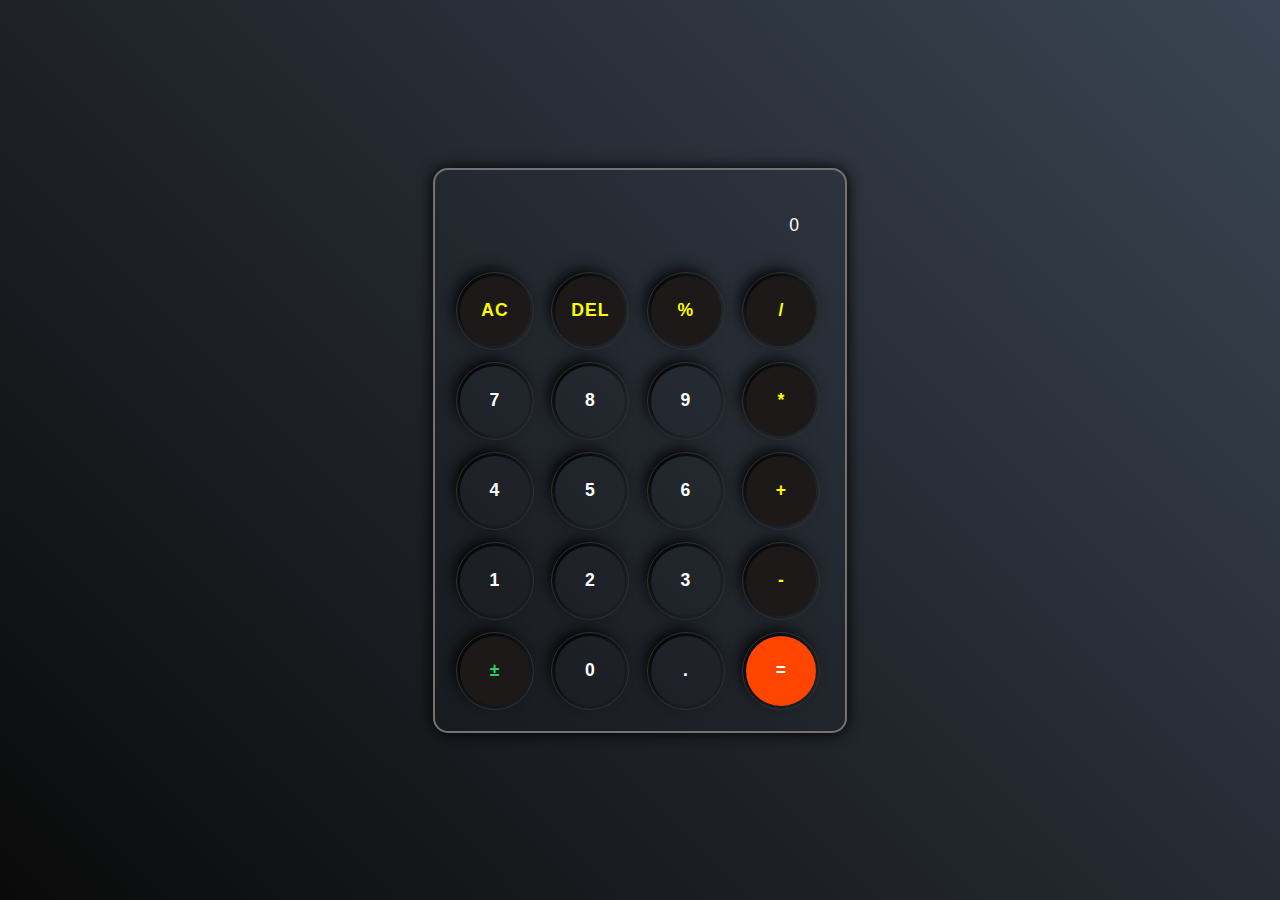
<file: CalculatorApp/index.html>
<!DOCTYPE html>
<html lang="en">
<head>
    <meta charset="UTF-8">
    <meta name="viewport" content="width=device-width, initial-scale=1.0">
    <link rel="stylesheet" href="./assets/css/style.css">
    <link rel="stylesheet" href="./assets/css/responsive.css">
    <title>CalculatorApp</title>
</head>
<body>
    
    <div class="calculator">

        <div class="display">
            <input type="text" id="inputBox" placeholder="0" disabled value="0"/>
        </div>

        <div class="row">
            <button type="button" class="opr">AC</button>
            <button type="button" class="opr">DEL</button>
            <button type="button" class="opr">%</button>
            <button type="button" class="opr">/</button>
        </div>

        <div class="row">
            <button type="button">7</button>
            <button type="button">8</button>
            <button type="button">9</button>
            <button type="button" class="opr">*</button>
        </div>

        <div class="row">
            <button type="button">4</button>
            <button type="button">5</button>
            <button type="button">6</button>
            <button type="button" class="opr">+</button>
        </div>

        <div class="row">
            <button type="button">1</button>
            <button type="button">2</button>
            <button type="button">3</button>
            <button type="button" class="opr">-</button>
        </div>

        <div class="row">
            <button type="button" id="plusMinus">&#xB1;</button>       <!--  +- --> 
            <button type="button">0</button>
            <button type="button">.</button>
            <button type="button" id="eqBtn">=</button>
        </div>

    </div>


    <script src="./assets/js/main.js"></script>
</body>
</html>
</file>
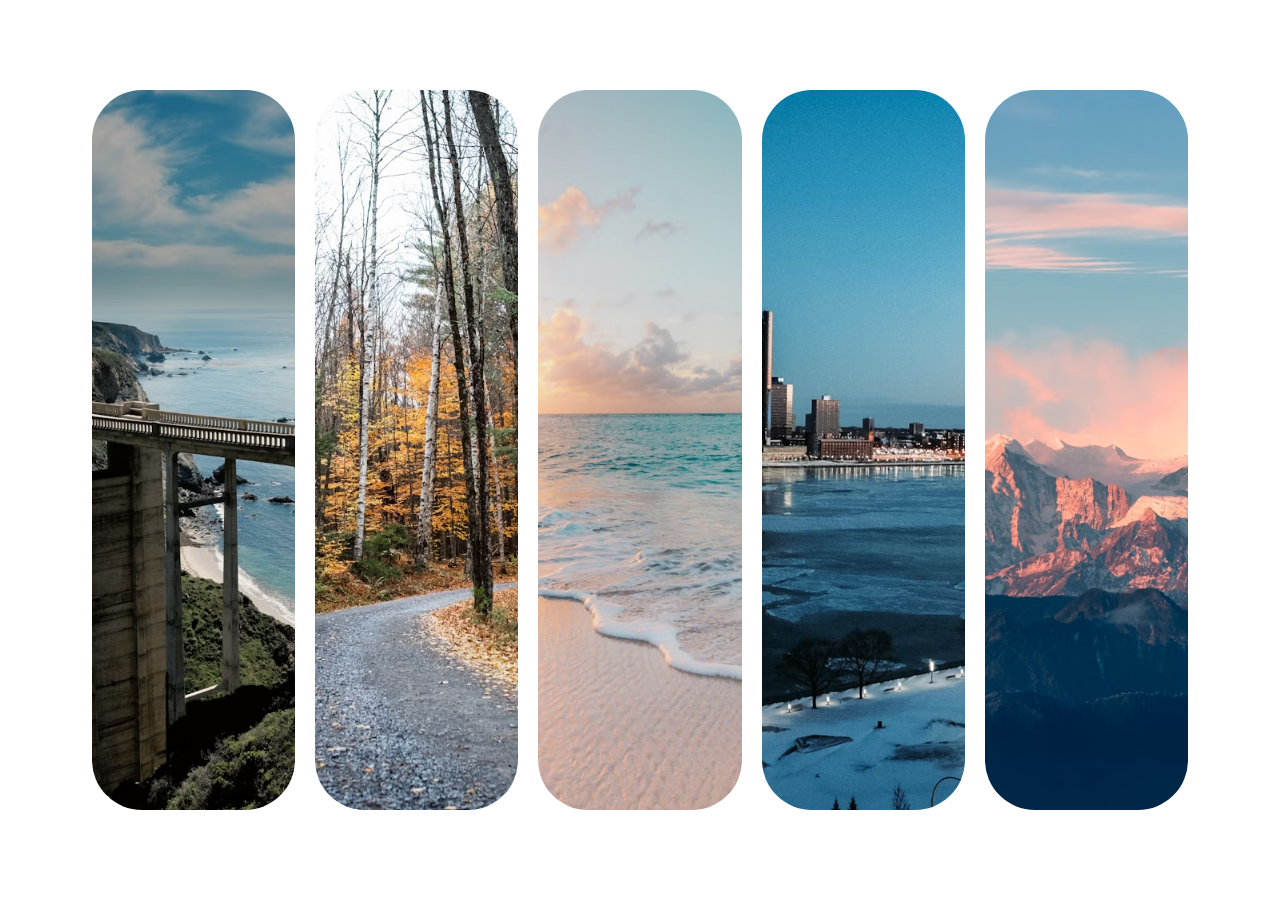
<file: ExpandingCards/index.html>
<!DOCTYPE html>
<html lang="en">
<head>
    <meta charset="UTF-8">
    <meta name="viewport" content="width=device-width, initial-scale=1.0">
    <link rel="stylesheet" href="./assets/css/bootstrap.min.css">
    <link rel="stylesheet" href="./assets/css/all.min.css">
    <link rel="stylesheet" href="./assets/css/style.css">
    <link rel="stylesheet" href="./assets/css/responsive.css">
    <link href="https://fonts.googleapis.com/css2?family=Playwrite+RO:wght@100..400&family=Roboto:ital,wght@0,100..900;1,100..900&display=swap" rel="stylesheet">
    <title>Expanding Cards</title>
</head>
<body class="d-flex justify-content-center align-items-center overflow-hidden">

    <div class="container d-flex">
            <div class="panel">
                <h3>Explore The World</h3>
            </div>
            <div class="panel">
                <h3>Wild Forest</h3>
            </div>
            <div class="panel">
                <h3>Sunny Beach</h3>
            </div>
            <div class="panel">
                <h3>City on Winter</h3>
            </div>
            <div class="panel">
                <h3>Mountains - Clouds</h3>
            </div>
    </div>    
    <script src="./assets/js/bootstrap.bundle.min.js"></script>
    <script src="./assets/js/index.js"></script>
</body>
</html>
</file>
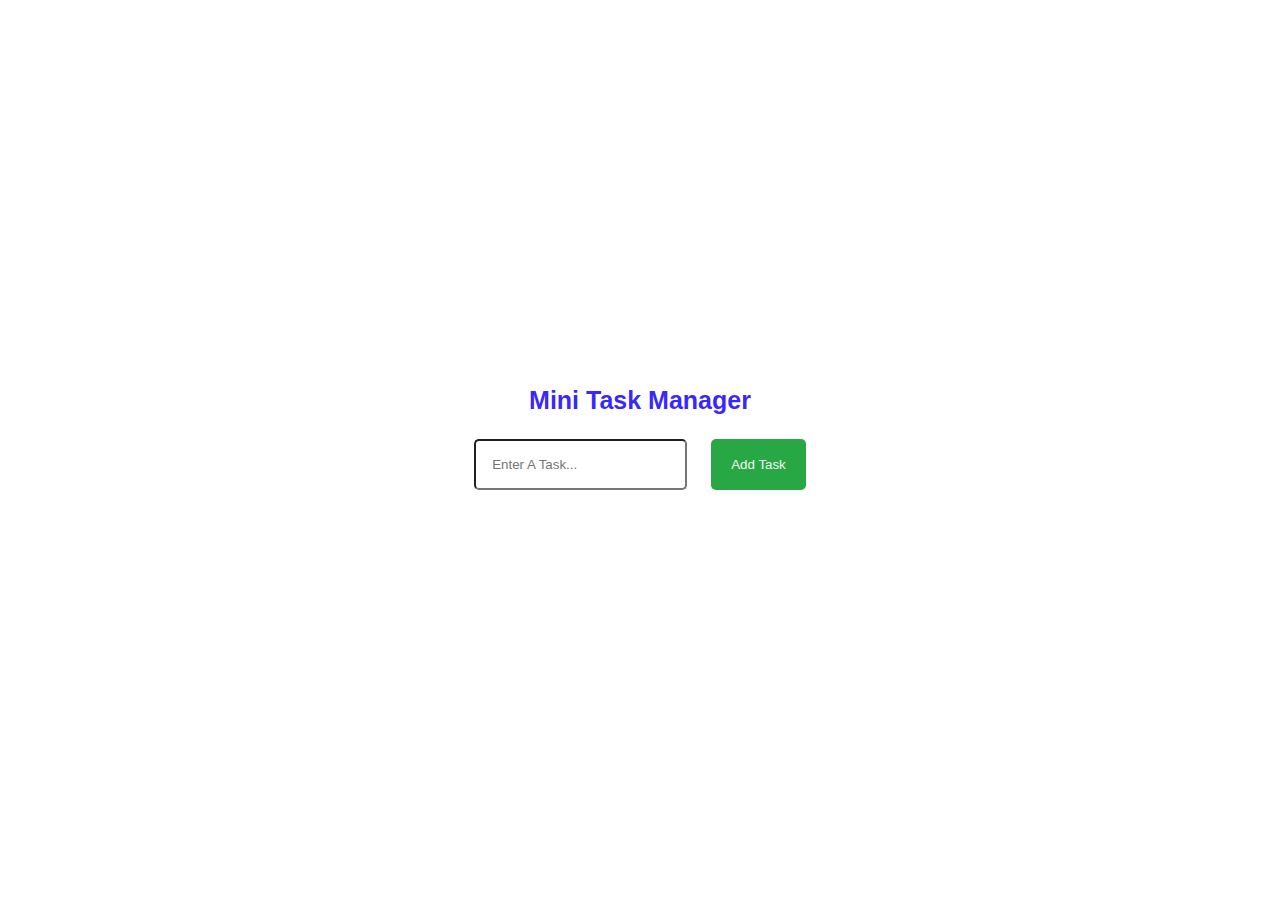
<file: MiniToDoList/index.html>
<!DOCTYPE html>
<html lang="en">

<head>
    <meta charset="UTF-8">
    <meta name="viewport" content="width=device-width, initial-scale=1.0">
    <link rel="stylesheet" href="./assets/css/style.css">
    <title>To-Do List</title>
</head>

<body>

    <div class="container">
        <h2 class="To-Do-Name"> Mini Task Manager</h2>

        <div class="input-group">
            <input type="text" id="taskInput" placeholder="Enter A Task...">
            <button id="addTaskBtn">Add Task</button>
        </div>

        <ul id="taskList"></ul>

    </div>

    <script src="./assets/js/main.js"></script>
</body>

</html>
</file>
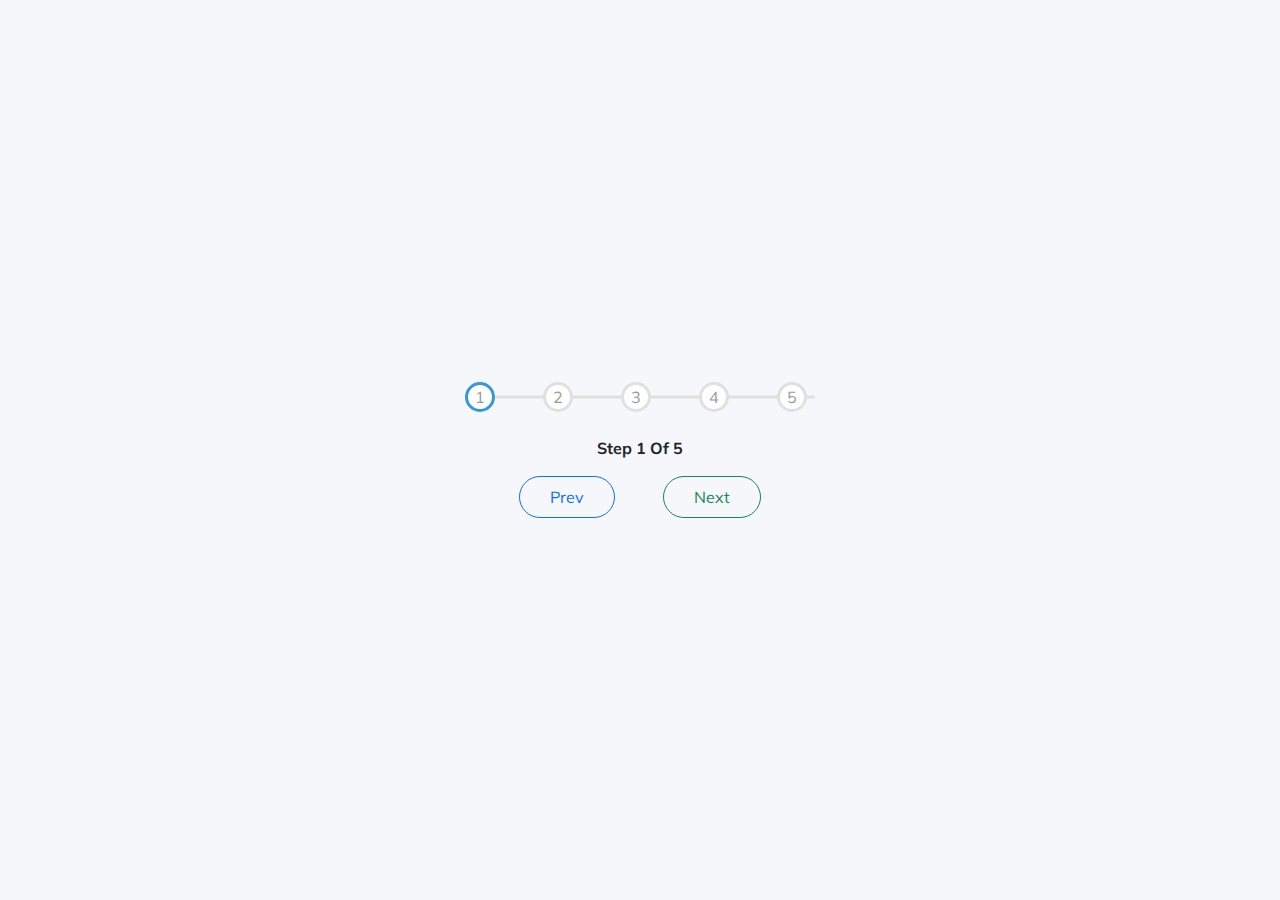
<file: ProgressSteps/index.html>
<!DOCTYPE html>
<html lang="en">
<head>
    <meta charset="UTF-8">
    <meta name="viewport" content="width=device-width, initial-scale=1.0">
    <link rel="stylesheet" href="./assets/css/bootstrap.min.css">
    <link rel="stylesheet" href="./assets/css/all.min.css">
    <link rel="stylesheet" href="./assets/css/style.css">
    <link rel="stylesheet" href="./assets/css/responsive.css">
    <meta name="author" content="Ahmed Khaled">
    <title>Progress Steps</title>
    <link href="https://fonts.googleapis.com/css2?family=Mulish:ital,wght@0,200..1000;1,200..1000&family=Playwrite+RO:wght@100..400&family=Roboto:ital,wght@0,100..900;1,100..900&family=Tajawal:wght@200;300;400;500;700;800;900&display=swap" rel="stylesheet">
</head>
<body class="min-vh-100  d-flex">
 
    <div class="container d-flex justify-content-center align-items-center flex-column">    
        <div class="progress-container d-flex gap-5 mb-4 position-relative flex-wrap ">
            <div class="progress-circle position-absolute " id="progress"></div>
                <div class="circle active">1</div>
                <div class="circle">2</div>
                <div class="circle">3</div>
                <div class="circle">4</div>
                <div class="circle">5</div>
        </div>
        <p id="step-counter" class="fw-bold mb-3 text-capitalize">Step 1 of 5</p>
        <div class="progress-btn d-flex justify-content-center gap-5">
            <button class="btn btn-outline-primary rounded-pill" id="prev">Prev</button>
            <button class="btn btn-outline-success  rounded-pill" id="next">Next</button>
        </div>
    </div>

    <script src="./assets/js/bootstrap.bundle.min.js"></script>
    <script src="./assets/js/main.js"></script>
</body>
</html>
</file>
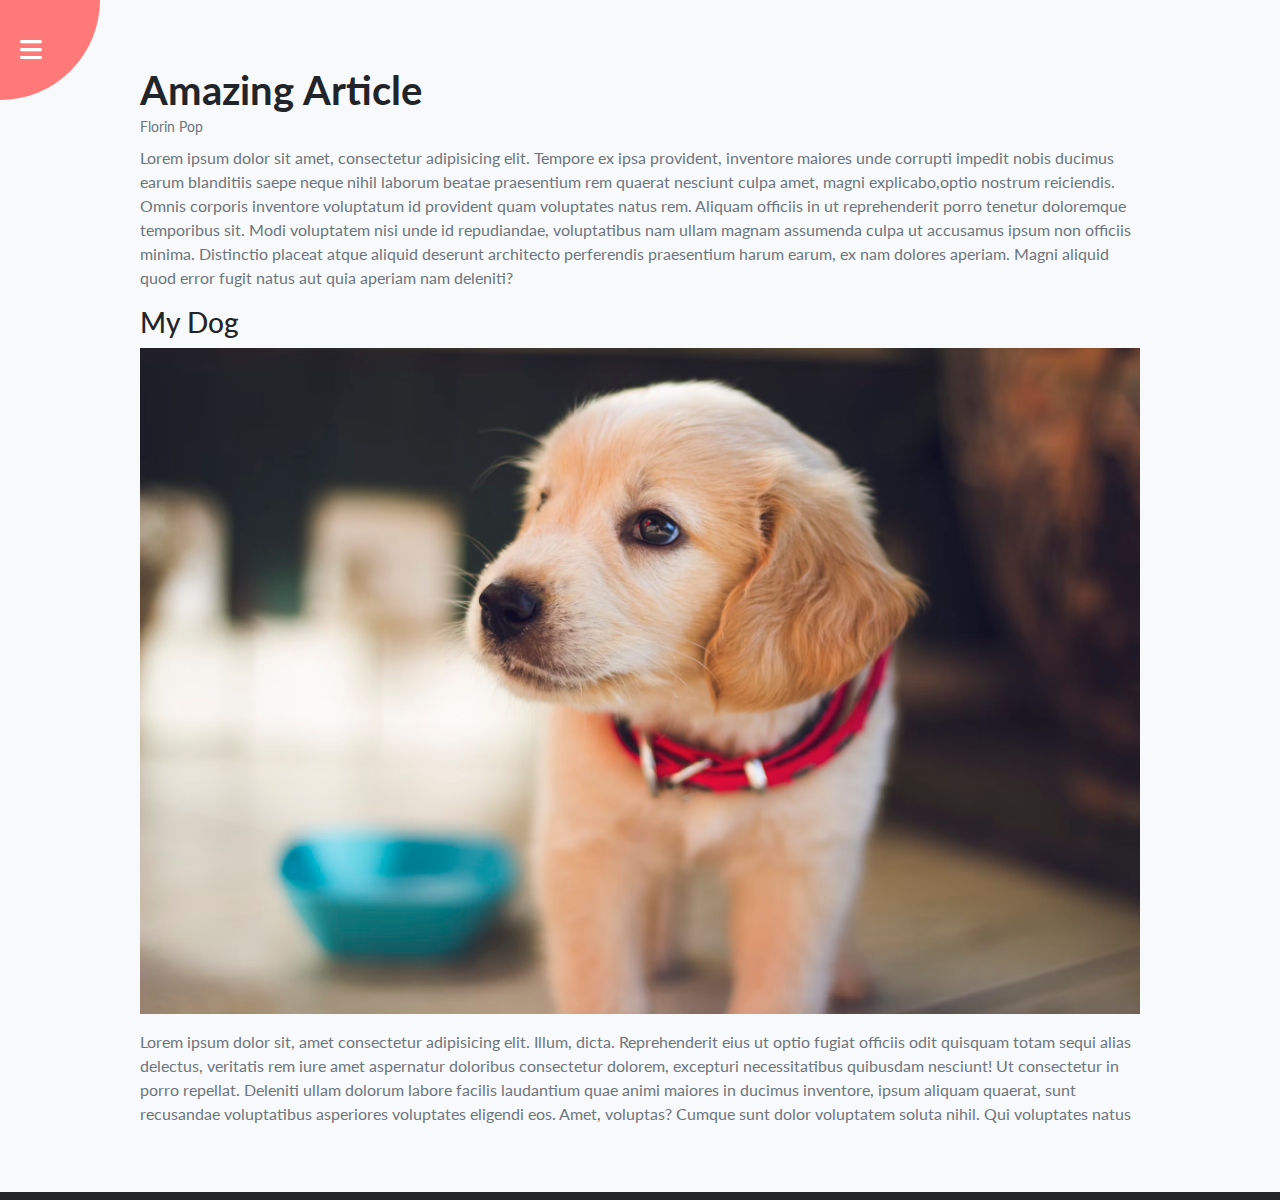
<file: RotationNavigation/index.html>
<!DOCTYPE html>
<html lang="en">
<head>
    <meta charset="UTF-8">
    <meta name="viewport" content="width=device-width, initial-scale=1.0">
    <link rel="stylesheet" href="./assets/css/bootstrap.min.css">
    <link rel="stylesheet" href="./assets/css/all.min.css">
    <link rel="stylesheet" href="./assets/css/style.css">
    <link rel="stylesheet" href="./assets/css/responsive.css">
    <link href="https://fonts.googleapis.com/css2?family=Lato:ital,wght@0,100;0,300;0,400;0,700;0,900;1,100;1,300;1,400;1,700;1,900&display=swap" rel="stylesheet">
    <title>Rotation Navigation</title>
</head>
<body class="bg-dark text-black-50">

    <div class="container m-0 p-0 bg-light text-dark min-vh-100 p-3 mb-2">
        <div class="circle-container">
            <div class="circle">
                <button id="close">
                    <i class="fas fa-times"></i>
                </button>
                <button id="open">
                    <i class="fas fa-bars"></i>
                </button>
            </div>
        </div>

        <!-- start content section -->
        <div class="content-section">

            <!-- start content text -->
            <div class="content-text">
                
                <!-- start content head -->
             <div class="content-head">
                <h1 class="text-capitalize fw-bold m-0">amazing article</h1>
                <small class="text-muted text-capitalize"> florin pop</small>
               </div>
               <!-- end contnet head -->

               <!-- start contnet foot -->
                <div class="content-foot mt-2">
                    <p class="text-muted">
                    Lorem ipsum dolor sit amet, consectetur adipisicing elit. Tempore ex ipsa provident, 
                    inventore maiores unde corrupti impedit nobis ducimus earum blanditiis saepe neque 
                    nihil laborum beatae praesentium rem quaerat nesciunt culpa amet, magni explicabo,optio nostrum reiciendis. 
                    <span> 
                        Omnis corporis inventore voluptatum id provident quam voluptates natus rem. Aliquam officiis in ut reprehenderit porro tenetur 
                        doloremque temporibus sit. Modi voluptatem nisi unde id repudiandae, voluptatibus nam ullam magnam assumenda 
                        culpa ut accusamus ipsum non officiis minima. Distinctio placeat atque aliquid deserunt architecto perferendis 
                        praesentium harum earum, ex nam dolores aperiam. Magni aliquid quod error fugit natus aut quia aperiam nam deleniti?
                    </span>
                    </p>
                </div>
                <!-- end content foot -->

            </div>
            <!-- end content text -->

            <!-- start img section -->
            <div class="img-section">
                <h3>My Dog</h3>
                <div class="img-content">
                    <img src="./assets/img/dog.avif" alt="dog">
                    <p class="mt-3 text-muted">
                        Lorem ipsum dolor sit, amet consectetur adipisicing elit. Illum, dicta. Reprehenderit eius ut optio fugiat 
                        officiis odit quisquam totam sequi alias delectus, veritatis rem iure amet aspernatur 
                        
                      <span>
                        doloribus consectetur dolorem, excepturi necessitatibus quibusdam nesciunt! 
                        Ut consectetur in porro repellat. Deleniti ullam dolorum labore facilis 
                        laudantium quae animi maiores in ducimus inventore, ipsum aliquam 
                        quaerat, sunt recusandae voluptatibus asperiores 
                        voluptates eligendi eos. Amet, voluptas? 
                        Cumque sunt dolor voluptatem soluta 
                        nihil. Qui voluptates natus 
                      </span>
                    </p>
                </div>
            </div>
            <!-- end img section -->

        </div>
        <!-- end content section -->

     
    </div>
    
       <!-- start nav -->
       <nav class="p-2 position-fixed">
        <ul class="list-unstyled">
            <li class="nav-item">
                <a href="#" class="nav-link d-block text-decoration-none ">
                    <i class="fas fa-home"></i>
                    Home
                </a>
            </li>
            <li>
                <a href="#" class="nav-link d-block text-decoration-none ">
                    <i class="fas fa-user-alt"></i>
                    About
                </a>
            </li>
            <li>
                <a href="#" class="nav-link d-block text-decoration-none ">
                    <i class="fas fa-tools"></i>
                    Services
                </a>
            </li>
            <li>
                <a href="#" class="nav-link d-block text-decoration-none">
                    <i class="fas fa-envelope"></i>
                    Contact
                </a>
            </li>
        </ul>
     </nav>
     <!-- end nav -->

    <script src="./assets/js/bootstrap.bundle.min.js"></script>
    <script src="./assets/js/main.js"></script>
</body>
</html>
</file>
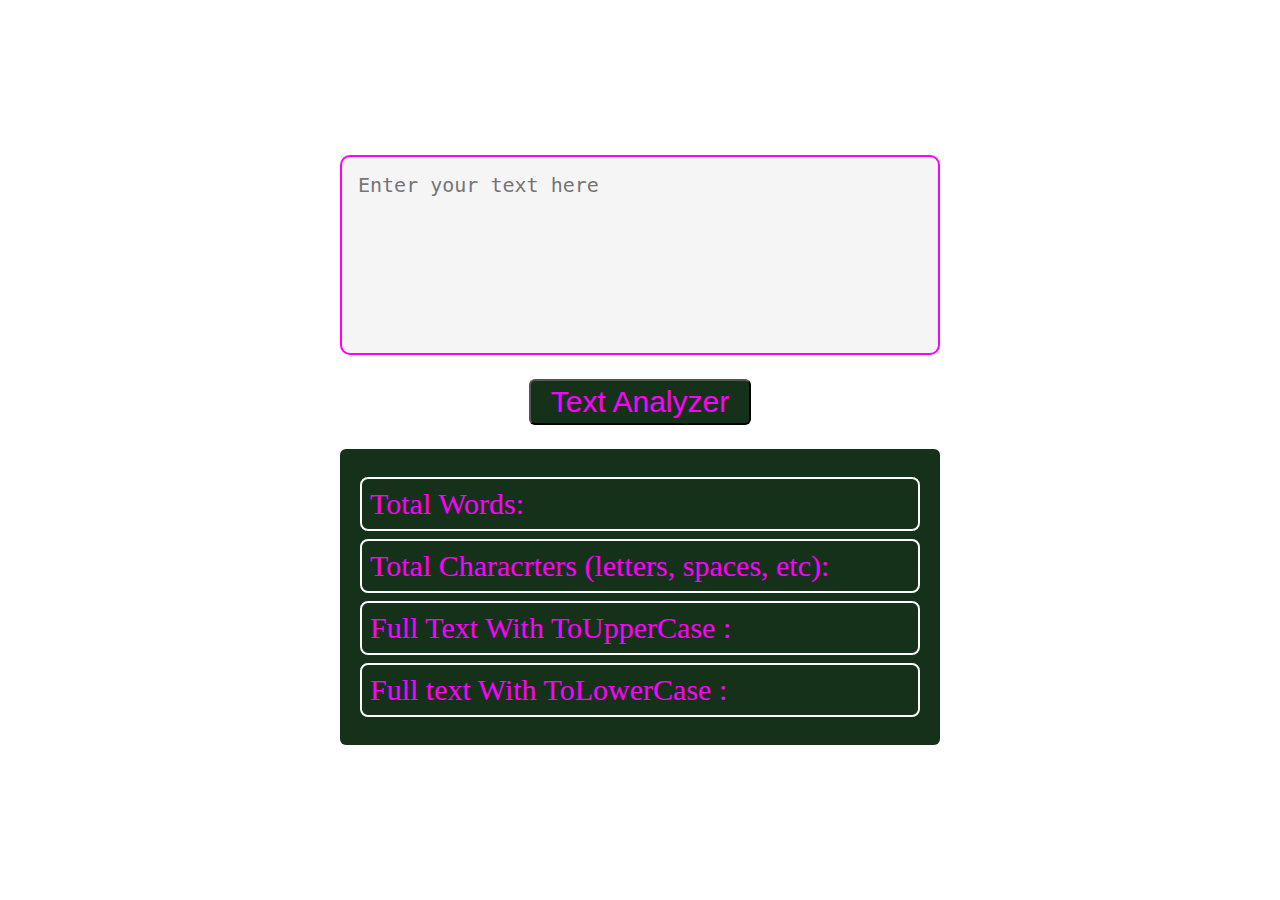
<file: TextAnalyzer/index.html>
<!DOCTYPE html>
<html lang="en">

<head>
    <meta charset="UTF-8">
    <meta name="viewport" content="width=device-width, initial-scale=1.0">
    <link rel="stylesheet" href="./assets/css/style.css">
    <title>Text Analyzer</title>
</head>

<body>



    <div class="project1">
        <div class="container">
            <textarea name="message" id="msg" placeholder="Enter your text here"></textarea>
            <button class="description">Text Analyzer</button>
            <div class="result">
                <p>Total Words: <span id="totalWords"></span></p>
                <p>Total Characrters (letters, spaces, etc): <span id="totalChar"> </span></p>
                <p>Full Text With ToUpperCase : <span id="textUpperCase"> </span></p>
                <p>Full text With ToLowerCase : <span id="textLowerCase"> </span></p>
            </div>
        </div>
    </div>


    <script src="./assets/js/main.js"></script>
</body>

</html>
</file>
<file: CalculatorApp/assets/css/style.css>
*{
    padding: 0;
    margin: 0;
    box-sizing: border-box;
    font-family: Arial, Helvetica, sans-serif;
    letter-spacing: .0625rem;
}
body{
    min-height: 100vh;
    max-width: 100%;
    display: flex;
    justify-content: center;
    align-items: center;
    background: linear-gradient(45deg,#0a0a0a,#3a4452);
}
.calculator{
    padding: .9375rem;
    box-shadow: 0 0 .9375rem #000;
    border: .125rem solid #747272;
    border-radius: .9375rem;
}
.display input{
    width: 22.5rem;
    border: none;
    outline: none;
    padding: 1.25rem;
    margin: .625rem;
    background-color: transparent;
    color: #fff;
    font-size: 2.5rem;
    text-align: right;
    cursor: pointer;
}
input::placeholder{
    color: #fff;
}
button{
    width: 4.375rem;
    height: 4.375rem;
    margin: .625rem;
    background: transparent;
    color: #fff;
    font-size: 1.375rem;
    font-weight: 600;
    cursor: pointer; 
    border: none;
    box-shadow: -5px -6px 15px #000;
    border-radius: 50%;
    outline: 1px solid #313131;
    outline-offset: 3px;
}
button:active{
    background-color: #000;
    transform: translate(2px,2px);
}

.opr{
    color: #fbff00;
}
#plusMinus{
    color: #23d363;
}
.opr,
#plusMinus{
    background-color: #1e1919;
    font-weight: 700;
}
#eqBtn{
    background-color: #ff4500;
    font-weight: 900;
}
</file>
<file: CalculatorApp/assets/css/responsive.css>
/* For small devices */
@media screen and (max-width:410px){
    .display input{
        width: 110px;
        padding: 0.5rem;
        margin: 0.5rem;
        font-size: 1.25rem;
        text-align: initial;
    }
    button{
        width: 50px;
        height: 50px;
        margin: 5px;
        font-size: 20px;
    }
}

/* For medium devices */
@media screen and (min-width:450px){
    .display input{
        font-size: 1.2rem;
    }
    button{
        font-size: 1.2rem;
    }
}

@media screen and (min-width:576px){
    .display input{
        font-size: 1.1rem;
    }
    button{
        font-size: 1.1rem;
    }
}
</file>
<file: ExpandingCards/assets/css/style.css>
*{
    margin: 0;
    padding: 0;
    box-sizing: border-box;
}
body{
    font-family: "Roboto", sans-serif;
    height: 100vh;
}
.container{
    width: 90vw;
}
.panel{
    background-size: auto 100%;
    background-repeat: no-repeat;
    background-position: center;
    height: 80vh;
    border-radius: 50px;
    color: #fff;
    cursor: pointer;
    flex: 0.5;
    position: relative;
    margin: 10px;
    transition: flex 0.7s ease-in;
}

.container > div:first-child{
    background-image: url(../img/p1.avif);
}
.container > div:nth-child(2){
    background-image: url(../img/p2.avif);
}
.container > div:nth-child(3){
    background-image: url(../img/p3.avif);
}
.container > div:nth-child(4){
    background-image: url(../img/p4.avif);
}
.container > div:last-child{
    background-image: url(../img/p5.avif);
}
.panel h3{
    font-size: 24px;
    position: absolute;
    bottom: 20px;
    left: 20px;
    margin: 0;
    opacity: 0;
}
.panel.active{
    flex: 5;
}
.panel.active h3{
    opacity: 1;
    transition: opacity 0.3s ease-in 0.4s;
}
</file>
<file: ExpandingCards/assets/css/responsive.css>
@media (max-width:480px){
    .container{
        width: 100vw;
    }
    .container div:nth-child(4),
    .container div:nth-child(5){
        display: none;
    }
}
</file>
<file: MiniToDoList/assets/css/style.css>
:root{
    --body-color: #f5f5f5;
    --second-body-color:#fff;
    --main-color:#1500ffdd;
    --second-color:#28a745;
    --third-color: #dc3545;
    --main-transition: all 0.4s ease-in-out;
}
*{
    margin: 0;
    padding: 0;
    box-sizing: border-box;
}
body{
    font-family: 'Roboto', sans-serif;
    min-height: 100vh;
    display: flex;
    justify-content: center;
    align-items: center;
    padding: 2.5rem;
}
.container{
    text-align: center;
    padding: 2.5rem;
    border-radius: 1rem;
}
.To-Do-Name{
    color: var(--main-color);
    font-size: 1.5625rem;
    margin-bottom: 1.25rem;
    font-weight: bold;
}
.input-group{
    display: flex;
    margin-block: 1.5rem;
    column-gap: 1.5rem;
}
#taskInput{
    flex: 1;
    padding: 1rem;
    outline: none;
    border-radius: .3125rem .3125rem ;
}
#addTaskBtn{
    padding: .625rem 1.25rem;
    border: none;
    background-color: var(--second-color);
    color: var(--body-color);
    cursor: pointer;
    border-radius: .3125rem .3125rem;
    transition: var(--main-transition);
}
#taskList{
    list-style: none;
    padding: 0;
}
.task-item{
    display: flex;
    justify-content: space-between;
    align-items: center;
    background: #fafafa;
    border: .0625rem solid #ddd;
    border-radius: .3125rem;
    padding: 20px;
    margin-bottom: .625rem;
    transition: box-shadow 0.3s;
}
.task-item:hover {
    box-shadow: 0 2px 8px rgba(0, 0, 0, 0.2);
}
.task-text.completed{
    text-decoration: line-through;
    color: gray;
}
.buttons {
    display: flex;
    gap: 0.5rem;
    margin-left: 10px;
}

.btn,.editing {
    padding: 0.5rem 0.75rem;
    border: none;
    border-radius: 0.375rem;
    cursor: pointer;
    font-weight: 500;
    font-size: 0.9rem;
    transition: background-color 0.3s ease;
}

.edit-btn {
    background-color: var(--main-color);
    color: white;
}
.edit-btn:hover {
    background-color: #0d00a5;
}

.complete-btn {
    background-color: var(--second-color);
    color: white;
}
.complete-btn:hover {
    background-color: #218838;
}

.delete-btn {
    background-color: var(--third-color);
    color: white;
}
.delete-btn:hover {
    background-color: #bd2130;
}
</file>
<file: ProgressSteps/assets/css/style.css>
/* start Main component */
:root{
    --line-border-fill: #3498db;
    --line-border-empty: #e0e0e0;
}
*{
    margin: 0;
    padding: 0;
    box-sizing: border-box;
}
body{
    background-color: #f6f7fb;
    font-family: "Mulish", sans-serif;
}
/* end Main component */

.progress-container{
    width: 350px;
    max-width: 100% ;
}
.progress-container .progress-circle{
    background-color: var(--line-border-fill);
    left:0;
    top: 50%;
    transform: translateY(-50%);
    width: 0%;
    height: 3px;
    z-index: -1;
    transition: 0.4s ease-in;
}
.progress-container::before{
    content : ""; 
    position: absolute;
    background-color: var(--line-border-empty);
    left:0;
    top: 50%;
    transform: translateY(-50%);
    width: 100%;
    height: 3px;
    z-index: -1;
    transition: 0.4s ease-in;
}
.circle{
    background-color: #fff;
    color: #999;
    width: 30px;
    height: 30px;
    border-radius: 50%;
    display: flex;
    justify-content: center;
    align-items: center;
    border: 3px solid var(--line-border-empty);
}
.circle.active{
    border-color: var(--line-border-fill);
}
#prev,
#next{
    padding: 8px 30px;
    font-family: inherit;
}
#prev:focus,
#next:focus{
    outline: none;
    box-shadow: none;
}
#prev:disabled,#next:disabled{
    background-color: #999;
    border-color: #999;
    color: white;
    cursor: not-allowed;
}
</file>
<file: ProgressSteps/assets/css/responsive.css>
@media (max-width: 380px) {
 .progress-container {
    display: flex;
    flex-direction: column;
    align-items: center;
 }
 .progress-container .progress-circle {
    top: 0;
    left: 50%;
    transform: translateX(-50%);
    width: 3px;
    height: 0%;
  }
 .progress-container::before {
    content: "";
    top: 0;
    left: 50%;
    transform: translateX(-50%);
    width: 3px;    
    height: 100%; 
  }
 
}
</file>
<file: RotationNavigation/assets/css/style.css>
/* start main component */
:root{
    --main-color: #fff;
    --main-transition: .5s linear;
    --second-transition: 0.5s ease-in-out;
    --main-transform-origin:top left;
}
*{
    margin: 0;
    padding: 0;
    box-sizing: border-box;
}
body{
    font-family: "Lato", sans-serif;
    font-weight: 400;
    font-style: normal;
    overflow-x: hidden;
}
.container{
    transform-origin: var(--main-transform-origin);
    transition: transform var(--main-transition);
    width: 100vw;
    max-width: 100%;
}
.container.show-nav{
    transform: rotate(-20deg);
}
.container.show-nav + nav li {
    transform: translateX(0);
    transition-delay:var(--main-transition);
}
.container.show-nav .circle{
    transform: rotate(-70deg);
}

/* end main component */

/* start circle-container */
.circle-container{
    position: fixed;
    top: -6.25rem;
    left: -6.25rem;
}
.circle-container .circle{
    background-color: #ff7979;
    width: 12.5rem;
    height: 12.5rem;
    border-radius: 50%;
    position: relative;
    transition: transform var(--main-transition);
}
.circle button{
    position:absolute;
    top: 50%;
    left: 50%;
    height: 6.25rem;
    background: transparent;
    border: none;
    font-size: 1.5625rem;
    color: var(--main-color);
}
.circle:focus{
    outline: none;
}
.circle button#open{
    left: 60%;
}
.circle button#close{
    top: 60%;
    transform: rotate(90deg);
    transform-origin: var(--main-transform-origin);
}
/* end circle-container */

/* start content section  */
.content-section{
    max-width: 62.5rem;
    margin: 3.125rem auto;
}

/* start img section */
.img-section .img-content img {
    max-width: 100%;
}
/* end img section */

/* end content section */

/* start nav */
nav{
    bottom: 1.25rem;
    left: 0;
    z-index: 100;
}
nav ul li{
    transform: translateX(-100%);
    transition: var(--second-transition);
}
nav ul li + li{
    margin-left: .9375rem;;
    transform: translateX(-150%);
    transition: var(--second-transition);
}
nav ul li + li + li {
    margin-left: 1.875rem;
    transform: translateX(-200%);
    transition:var(--second-transition);
}
nav ul li + li + li + li {
    margin-left: 2.8125rem;
    transform: translateX(-250%);
    transition: var(--second-transition);
}
nav ul li a{
    width: fit-content;
}
nav ul li a:hover{
    color: var(--main-color) !important;
    font-weight: bold;
}
nav ul li a i {
    margin-right: .625rem;
}
nav ul li a:hover i {
    color: var(--main-color);
    transform: rotate(360deg);
    transition: var(--main-transition);
}
/* end nav */
</file>
<file: RotationNavigation/assets/css/responsive.css>
@media (max-width:567px){
    .circle-container{
        position: fixed;
        top: -50px;
        left:-50px ;
    }
    .circle-container .circle{
        width: 100px ;
        height:100px;
    }
    .circle button{
        height: 40px;
    }
    .content-section{
        display: flex;
        flex-direction: column;
        justify-content: center;
        align-items: center;
        text-align: left;
        font-size: 12px;
    }
    .content-foot p span,
    .img-content p span{
        display: none;
    }
}

@media (min-width: 576px) and (max-width:992px){
    .content-section{
        display: flex;
        flex-direction: column;
        justify-content: center;
        align-items: center;
        text-align: center;
    }
    .content-foot p,
    .img-content p{
        font-size: 12px;
        line-height: 1.6;
        text-align: left;
    }
    .content-foot p span,
    .img-content p span{
        font-size: 11px;
    }
}
</file>
<file: TextAnalyzer/assets/css/style.css>
:root{
    --primary-color: #ff00ff;
    --secondary-color: #00ffff;
    --back-color: #001f05ea;
    --transition:all 0.5s ease-in-out;
}
*{
    margin: 0;
    padding: 0;
    box-sizing: border-box;
}
.container{
    max-width: 1320px;
    margin-inline: auto;
    padding-inline: 20px;
    min-height: 100vh;
    display: flex;
    flex-direction: column;
    justify-content: center;
    align-items: center;
}
.project1 textarea{
    width: 100%;
    max-width: 600px;
    height: 200px; 
    padding: 1rem; 
    font-size: 1.25rem;
    border: 2px solid var(--primary-color);
    border-radius: 10px;
    background-color: #f5f5f5;
    color: var(--back-color);
    outline: none;
    transition: var(--transition);
    margin-block: 1.5rem;
    resize: none;
}
.project1 textarea:focus {
    border-color: #fcfcfc; 
    box-shadow: 0 0 8px var(--primary-color);
}

.project1 .description{
    color: var(--primary-color);
    font-size: 1.875rem;
    padding-inline:1.25rem;
    padding-block: 0.25rem;
    background-color: var(--back-color);
    border-radius: .375rem;
    transition:var(--transition);
    cursor: pointer;
    transform: translateY(0);
    display: block;
}
.description:hover{
    color: var(--back-color);
    background-color: var(--primary-color);
    transform: translateY(-0.625rem);
}
.result{
    width: 100%;
    max-width: 600px;
    color: var(--primary-color);
    font-size: 1.875rem;
    padding-inline:1.25rem;
    padding-block: 1.25rem;
    margin-block: 1.5rem;
    background-color: var(--back-color);
    border-radius:.375rem;
}
.result p{
    margin-block: 0.5rem;
    border: 2px solid #fcfcfc;
    padding: 0.5rem;
    border-radius: 0.5rem;
    transition: var(--transition);
    border-image-slice: 1;
}
.result p:hover{
    border-image-source: linear-gradient(90deg,var(--primary-color),var(--secondary-color),var(--primary-color));
    animation: borderAnimation 4s ease-in-out infinite;
}
.result p span {
    color: white;
    font-weight: 600;
}

@keyframes borderAnimation{
    0%{
        border-image-source: linear-gradient(90deg, var(--primary-color),var(--secondary-color),var(--primary-color));
    }
    50% {
        border-image-source: linear-gradient(270deg,var(--primary-color),var(--secondary-color),var(--primary-color));
      }
      100% {
        border-image-source: linear-gradient(90deg,var(--primary-color),var(--secondary-color),var(--primary-color));
      }
}
</file>
